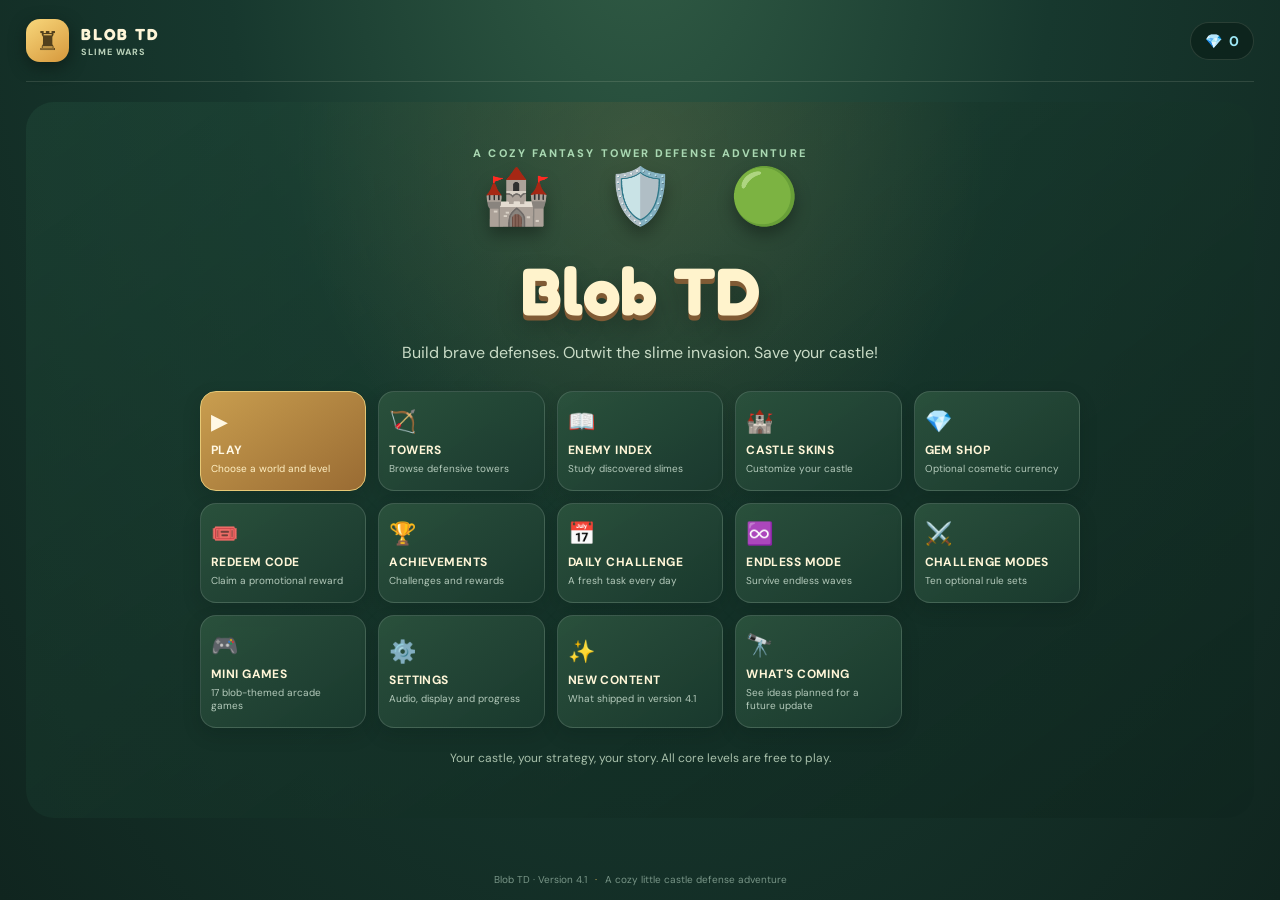
<file: index.html>
<!doctype html>
<html lang="en">
<head>
  <meta charset="utf-8">
  <meta name="viewport" content="width=device-width, initial-scale=1">
  <meta name="theme-color" content="#183c32">
  <meta name="description" content="Explore twelve worlds, build a collection of 100 towers, and defend your castle in Blob TD.">
  <title>Blob TD · Version 4.1</title>
  <link rel="stylesheet" href="style.css">
</head>
<body>
  <div class="app-shell">
    <header class="topbar">
      <a class="brand" href="#" id="brandHome" aria-label="Blob TD home">
        <span class="brand-mark" aria-hidden="true">♜</span>
        <span><strong>BLOB TD</strong><small>SLIME WARS</small></span>
      </a>
      <div class="wallet" aria-label="Player gems">
        <span class="wallet-pill gem-pill"><span aria-hidden="true">💎</span> <b id="walletGems">0</b></span>
      </div>
    </header>

    <main>
      <section id="menuScreen" class="screen menu-screen" aria-live="polite">
        <div class="menu-backdrop" aria-hidden="true"></div>
        <div id="menuContent" class="menu-content"></div>
      </section>

      <section id="gameScreen" class="screen game-screen hidden" aria-label="Battlefield">
        <div class="battle-topbar">
          <div class="battle-heading">
            <button class="icon-button" id="battleMenuBtn" type="button" aria-label="Main menu">⌂</button>
            <div><strong id="battleLevel">Green Grasslands · Level 1</strong><small id="battleStatus">Prepare your defenses!</small></div>
          </div>
          <div class="battle-metrics">
            <span>WAVE <b id="battleWave">0 / 5</b></span>
            <span>CASTLE <b id="battleHealth">100 / 100</b></span>
            <span>REMAINING <b id="battleRemaining">0</b></span>
          </div>
          <div class="battle-actions">
            <button id="startWaveBtn" class="primary-button" type="button">Start Wave</button>
            <button id="autoWaveBtn" class="secondary-button" type="button" aria-pressed="false">Auto wave: Off</button>
            <button id="pauseBtn" class="secondary-button" type="button">Ⅱ Pause</button>
            <button id="speedBtn" class="secondary-button" type="button">1× Speed</button>
          </div>
        </div>
        <div class="battle-layout">
          <div class="map-frame">
            <canvas id="gameCanvas" width="960" height="620" aria-label="Tower defense map. Select a tower, then click grass to place it."></canvas>
            <div id="mapHint" class="map-hint">Choose a tower, then place it on open grass.</div>
          </div>
          <aside class="battle-sidebar">
            <div class="sidebar-heading"><h2>Build defenses</h2><span class="battle-coin"><span aria-hidden="true">🪙</span> <b id="battleCoins">150</b></span></div>
            <div id="battleTowerShop" class="battle-tower-shop"></div>
            <div id="towerDetails" class="tower-details">
              <h3>Defender's guide</h3>
              <p>Slimes follow the road. Place towers nearby and protect the castle!</p>
            </div>
            <button id="cancelPlacementBtn" class="quiet-button hidden" type="button">Cancel placement</button>
            <p class="sidebar-tip">Tip: Select a tower on the map to upgrade or sell it.</p>
          </aside>
        </div>
      </section>
    </main>
    <div id="toast" class="toast" role="status" aria-live="polite"></div>
    <div id="modalRoot"></div>
    <footer>Blob TD · Version 4.1 <span>·</span> A cozy little castle defense adventure</footer>
  </div>
  <script src="game.js"></script>
</body>
</html>
</file>
<file: style.css>
@import url('https://fonts.googleapis.com/css2?family=DM+Sans:wght@400;500;600;700;800&family=Fredoka:wght@500;600;700&display=swap');

:root {
  color-scheme: dark;
  font-family: "DM Sans", "Trebuchet MS", sans-serif;
  color: #f5f4e9;
  background: #10251f;
  font-synthesis: none;
  --ink: #172922;
  --forest: #173b31;
  --panel: #18392f;
  --panel-light: #21483a;
  --cream: #fff6d8;
  --gold: #f7c85b;
  --mint: #78d5a5;
  --muted: #b7c8b9;
  --line: rgba(235, 239, 211, .13);
  --shadow: 0 16px 42px rgba(8, 24, 19, .32);
}

* { box-sizing: border-box; }
body { margin: 0; min-width: 320px; min-height: 100vh; background: radial-gradient(ellipse at 50% -12%, #315c45 0, #17382e 46%, #10251f 100%); }
button, input, select { font: inherit; }
button { color: inherit; }
.app-shell { width: min(1510px, 100%); min-height: 100vh; margin: 0 auto; padding: 0 26px 14px; display: flex; flex-direction: column; }
.topbar { height: 82px; display: flex; align-items: center; justify-content: space-between; border-bottom: 1px solid var(--line); flex-shrink: 0; }
.brand { display: flex; align-items: center; gap: 12px; color: var(--cream); text-decoration: none; }
.brand-mark { width: 43px; height: 43px; display: grid; place-items: center; border-radius: 14px; background: linear-gradient(145deg, #f8d77b, #d6983c); color: #52401d; font-size: 26px; box-shadow: 0 5px 16px #0e201a; }
.brand strong, .brand small { display: block; letter-spacing: .11em; }
.brand strong { font: 700 16px Fredoka, sans-serif; }
.brand small { margin-top: 2px; color: #b9d1b9; font-size: 9px; font-weight: 800; }
.wallet { display: flex; gap: 9px; }
.wallet-pill, .battle-coin { display: inline-flex; align-items: center; gap: 7px; padding: 9px 14px; border: 1px solid var(--line); border-radius: 999px; background: rgba(9, 29, 23, .6); font-size: 14px; }
.coin-pill b, .battle-coin b { color: #ffda7d; }
.gem-pill b { color: #9de7f5; }
main { flex: 1; min-height: 0; }
.screen { animation: screen-in .24s ease both; }
.hidden { display: none !important; }
@keyframes screen-in { from { opacity: .35; transform: translateY(5px); } to { opacity: 1; transform: translateY(0); } }
.menu-screen { position: relative; min-height: 700px; padding: 36px 0 52px; }
.menu-backdrop { position: absolute; inset: 20px 0 0; border-radius: 28px; background: radial-gradient(ellipse at 50% 7%, rgba(245, 204, 117, .13), transparent 40%), linear-gradient(145deg, rgba(33, 75, 58, .48), rgba(15, 38, 31, .76)); pointer-events: none; }
.menu-content { position: relative; z-index: 1; width: min(1120px, 100%); margin: 0 auto; }
.hero { min-height: 270px; display: flex; flex-direction: column; justify-content: center; align-items: center; text-align: center; padding: 28px; }
.eyebrow { color: #a9d8b2; letter-spacing: .19em; font-size: 11px; font-weight: 800; text-transform: uppercase; }
h1, h2, h3, p { margin-top: 0; }
.hero h1 { margin: 12px 0 6px; color: #fff3cc; font: 700 clamp(38px, 6vw, 67px)/.98 Fredoka, sans-serif; text-shadow: 0 5px 0 #805b35, 0 10px 24px rgba(0,0,0,.26); }
.hero p { margin: 12px 0 0; color: #c9dbc6; font-size: 16px; }
.hero-art { position: relative; margin-bottom: 12px; font-size: 55px; filter: drop-shadow(0 8px 8px rgba(0,0,0,.32)); }
.menu-grid { width: min(880px, 100%); margin: 0 auto; display: grid; grid-template-columns: repeat(5, minmax(0, 1fr)); gap: 12px; }
.menu-card { min-height: 92px; padding: 15px 10px; text-align: left; border: 1px solid rgba(255,255,255,.13); border-radius: 16px; color: var(--cream); background: linear-gradient(145deg, rgba(43, 82, 61, .94), rgba(26, 57, 46, .96)); cursor: pointer; transition: transform .16s, border-color .16s, background .16s; box-shadow: 0 7px 18px rgba(5,20,14,.18); }
.menu-card:hover { transform: translateY(-3px); border-color: rgba(249,207,110,.75); background: linear-gradient(145deg, #395f43, #214638); }
.menu-card .menu-icon { display: block; margin-bottom: 6px; font-size: 22px; }
.menu-card strong { display: block; font-size: 12px; letter-spacing: .035em; }
.menu-card small { display: block; margin-top: 4px; color: #b4cabb; font-size: 10px; }
.menu-card.play-card { background: linear-gradient(145deg, #c99e4f, #996b33); color: #fff8e4; border-color: #e6c876; }
.menu-card.play-card small { color: #fff0c4; }
.menu-footer { margin: 22px auto 0; text-align: center; color: #a8c0ab; font-size: 12px; }
.page-header { display: flex; justify-content: space-between; align-items: center; gap: 18px; margin: 10px 0 24px; }
.page-header h1 { margin: 4px 0; color: #fff3cc; font: 600 clamp(28px, 4vw, 40px) Fredoka, sans-serif; }
.page-header p { margin-bottom: 0; color: var(--muted); font-size: 14px; }
.page-actions { display: flex; gap: 8px; flex-wrap: wrap; }
.back-button, .primary-button, .secondary-button, .quiet-button, .danger-button, .small-button, .purchase-button { min-height: 39px; padding: 9px 14px; border: 1px solid transparent; border-radius: 11px; font-weight: 700; cursor: pointer; transition: filter .16s, transform .16s, background .16s; }
button:hover:not(:disabled) { filter: brightness(1.09); }
button:active:not(:disabled) { transform: translateY(1px); }
button:disabled { opacity: .45; cursor: not-allowed; }
.primary-button { background: linear-gradient(140deg, #f3cb68, #d89c42); color: #34291a; box-shadow: 0 4px 12px rgba(0,0,0,.18); }
.secondary-button, .back-button { background: #294d3f; border-color: var(--line); color: #eaf3df; }
.quiet-button { background: transparent; border-color: var(--line); color: #d3e2d4; }
.danger-button { background: #8d3937; color: #fff0e8; }
.small-button, .purchase-button { min-height: 33px; padding: 7px 11px; background: #317052; color: white; font-size: 12px; }
.purchase-button.gold { background: #b57b31; }
.content-grid { display: grid; grid-template-columns: repeat(auto-fit, minmax(230px, 1fr)); gap: 14px; }
.content-card { padding: 18px; border: 1px solid var(--line); border-radius: 17px; background: linear-gradient(150deg, rgba(38,76,59,.96), rgba(23,51,42,.96)); box-shadow: 0 7px 22px rgba(3,18,12,.16); }
.content-card h2, .content-card h3 { margin-bottom: 7px; color: #ffedc3; font: 600 19px Fredoka, sans-serif; }
.content-card p { margin-bottom: 10px; color: #c1d3c4; font-size: 13px; line-height: 1.55; }
.card-icon { display: flex; align-items: center; justify-content: center; min-height: 88px; margin: -4px 0 12px; border-radius: 12px; background: radial-gradient(ellipse, rgba(248,216,139,.15), transparent 67%); font-size: 48px; }
.mini-game-card { overflow: hidden; }
.mini-game-logo { --mini-tone: #62bb80; position: relative; display: grid; place-items: center; height: 118px; margin: -6px -6px 14px; overflow: hidden; border: 1px solid color-mix(in srgb, var(--mini-tone), white 22%); border-radius: 13px; background: radial-gradient(circle at 50% 35%, color-mix(in srgb, var(--mini-tone), transparent 48%), transparent 58%), linear-gradient(145deg, #19382d, #10271f); box-shadow: inset 0 0 24px rgba(0,0,0,.24); }
.mini-game-logo::before { position: absolute; width: 78px; height: 78px; border: 1px solid color-mix(in srgb, var(--mini-tone), transparent 42%); border-radius: 50%; content: ""; transform: rotate(-24deg) scaleX(1.45); }
.mini-logo-mascot { position: relative; z-index: 1; display: grid; place-items: center; width: 62px; height: 62px; border: 2px solid rgba(255,255,255,.55); border-radius: 50% 50% 46% 46%; background: radial-gradient(circle at 35% 25%, #f6ffe6, var(--mini-tone) 56%, #245a3e); box-shadow: 0 7px 16px rgba(0,0,0,.35), inset 0 -7px 12px rgba(0,0,0,.2); font-size: 31px; text-shadow: 0 2px 4px rgba(0,0,0,.35); }
.mini-logo-spark { position: absolute; top: 17px; left: calc(50% - 49px); color: #ffe78e; font-size: 20px; text-shadow: 0 0 10px #ffe78e; }
.mini-logo-badge { position: absolute; right: calc(50% - 52px); bottom: 17px; z-index: 2; display: grid; place-items: center; max-width: 90px; min-height: 25px; padding: 3px 7px; border: 1px solid rgba(255,255,255,.38); border-radius: 999px; background: linear-gradient(135deg, var(--mini-tone), #305d50); color: #fff9df; font-size: 10px; letter-spacing: .04em; box-shadow: 0 3px 8px rgba(0,0,0,.28); }
.mini-logo-clicker { --mini-tone: #7bdc8a; }
.mini-logo-sprint, .mini-logo-dodge { --mini-tone: #f0c65c; }
.mini-logo-pop, .mini-logo-cannon { --mini-tone: #f18867; }
.mini-logo-match, .mini-logo-maze { --mini-tone: #a895e5; }
.mini-logo-catcher, .mini-logo-fishing { --mini-tone: #68c4dc; }
.mini-logo-stack, .mini-logo-volleyball { --mini-tone: #ec9bc7; }
.mini-logo-sort { --mini-tone: #b6d96a; }
.mini-logo-rhythm { --mini-tone: #e6a8fa; }
.mini-logo-garden, .mini-logo-rescue, .mini-logo-slimebound { --mini-tone: #89c783; }
.tower-preview-canvas { display: block; width: 100%; height: 132px; margin: -4px 0 12px; border: 1px solid rgba(255,255,255,.1); border-radius: 12px; background: radial-gradient(ellipse at 50% 80%, rgba(245,211,137,.13), transparent 65%), #122d24; }
.endless-map-grid { margin: 14px 0; }
.endless-map-card { display: flex; min-height: 112px; flex-direction: column; align-items: flex-start; justify-content: center; gap: 5px; color: #eaf3df; text-align: left; cursor: pointer; }
.endless-map-card.selected { border-color: #e9c96e; box-shadow: 0 0 0 2px rgba(233,201,110,.2); }
.endless-map-card strong { color: #ffedc3; }
.endless-map-card small { color: #bfd0c2; }
.map-preview-svg { display: block; width: 100%; height: 66px; margin-bottom: 5px; border-radius: 9px; background: linear-gradient(135deg, #5f914d, #457b4a); }
.map-preview-svg polyline:last-child { stroke-dasharray: 2 0; }
.tower-collection-grid { grid-template-columns: repeat(auto-fit, minmax(210px, 1fr)); }
.fusion-lab { display: grid; gap: 12px; margin-top: 16px; }
.fusion-lab > div:first-child h2 { margin-bottom: 5px; }
.fusion-controls { display: grid; grid-template-columns: repeat(2, minmax(150px, 1fr)) auto; align-items: end; gap: 10px; }
.fusion-controls label { display: grid; gap: 6px; color: #d3e2d4; font-size: 11px; font-weight: 700; }
.fusion-balance { margin: 0 !important; color: #c6dbca !important; }
.fusion-balance b { color: #a9e8f4; }
.enemy-card { overflow: hidden; }
.enemy-preview-wrap { display: grid; place-items: center; min-height: 144px; margin: -4px 0 12px; overflow: hidden; border-radius: 12px; background: radial-gradient(ellipse at 50% 100%, rgba(245,211,137,.13), transparent 65%), #122d24; }
.enemy-preview-canvas { display: block; width: 100%; max-width: 260px; height: auto; aspect-ratio: 220 / 144; }
.enemy-preview-unknown { display: grid; place-items: center; width: 100%; height: 144px; color: #87988c; font-size: 54px; filter: grayscale(1); }
.clicker-card, .sprint-card { max-width: 760px; margin: 0 auto; }
.clicker-stats { display: grid; grid-template-columns: repeat(3, 1fr); gap: 8px; margin-bottom: 12px; }
.clicker-stats span { padding: 10px 6px; border-radius: 10px; background: rgba(7,22,17,.32); color: #b8cfbd; text-align: center; font-size: 11px; }
.clicker-stats b { display: block; margin-top: 4px; color: #fff2d1; font-size: 16px; }
.clicker-blob-button { display: flex; width: 100%; min-height: 224px; flex-direction: column; align-items: center; justify-content: center; border: 1px solid rgba(255,255,255,.12); border-radius: 16px; background: radial-gradient(ellipse at 50% 80%, rgba(245,211,137,.14), transparent 67%), #122d24; color: #ffedc3; cursor: pointer; font-weight: 800; }
.clicker-blob-button canvas { display: block; width: min(300px, 100%); height: auto; }
.clicker-blob-button:active canvas { transform: scale(.96); }
.clicker-upgrades { display: flex; align-items: center; justify-content: space-between; gap: 12px; margin-top: 13px; padding: 12px; border: 1px solid var(--line); border-radius: 12px; background: rgba(7,22,17,.25); }
.clicker-upgrades strong, .clicker-upgrades small { display: block; }
.clicker-upgrades small { max-width: 430px; margin-top: 4px; color: #b4cbbb; font-size: 11px; line-height: 1.45; }
#sprintCanvas { display: block; width: 100%; height: auto; border-radius: 12px; background: #83c9a0; touch-action: manipulation; }
.sprint-info { display: flex; justify-content: space-between; margin: 10px 2px 6px; color: #ffedc3; font-weight: 700; font-size: 12px; }
.sprint-card > p { min-height: 20px; }
.arcade-card { max-width: 800px; margin: 0 auto; }
.arcade-card > p { min-height: 20px; }
.arcade-score-row { display: flex; justify-content: space-between; gap: 8px; margin: 2px 2px 10px; color: #ffedc3; font-size: 12px; font-weight: 800; }
#popCanvas, #catcherCanvas { display: block; width: 100%; height: auto; border: 1px solid rgba(255,255,255,.12); border-radius: 12px; touch-action: manipulation; }
#popCanvas { cursor: crosshair; }
#catcherCanvas { cursor: none; touch-action: none; }
.match-grid { display: grid; grid-template-columns: repeat(4, minmax(0, 1fr)); gap: 10px; max-width: 520px; margin: 14px auto; }
.match-card { display: grid; place-items: center; min-width: 0; aspect-ratio: 1.15; padding: 3px; overflow: hidden; border: 1px solid rgba(255,255,255,.14); border-radius: 12px; background: radial-gradient(ellipse at 50% 30%, #386b4d, #173b2d); cursor: pointer; }
.match-card:hover:not(:disabled) { border-color: #f0d47a; }
.match-card:disabled { opacity: 1; cursor: default; }
.match-card.matched { border-color: #8be4a4; background: radial-gradient(ellipse at 50% 30%, #568953, #204332); }
.match-card-back { color: #b6e783; font-size: clamp(22px, 5vw, 40px); text-shadow: 0 3px 8px rgba(0,0,0,.35); }
.match-card-canvas { display: block; width: 100%; max-width: 100px; height: auto; }
.extra-game-card { max-width: 800px; }
#extraCanvas { display: block; width: 100%; height: auto; border: 1px solid rgba(255,255,255,.12); border-radius: 12px; touch-action: manipulation; }
.extra-controls { display: flex; flex-wrap: wrap; justify-content: center; gap: 8px; margin: 12px 0; }
.extra-controls button { min-width: 90px; }
.maze-controls { max-width: 280px; margin-right: auto; margin-left: auto; }
.extra-start { display: block; min-width: 180px; margin: 12px auto 0; }
.extra-hint { margin: 12px 0; color: #ffedc3; text-align: center; }
.survival-layout { display: grid; grid-template-columns: minmax(0, 1.7fr) minmax(280px, .8fr); gap: 14px; align-items: start; }
.survival-world-card { min-width: 0; padding: 12px; }
.survival-hud { display: flex; flex-wrap: wrap; align-items: center; justify-content: space-between; gap: 8px; margin: 0 2px 10px; color: #ffe9b6; font-size: 12px; font-weight: 800; }
.survival-hud span { padding: 7px 9px; border: 1px solid rgba(255,255,255,.1); border-radius: 9px; background: rgba(7,22,17,.32); }
.survival-hud .night-clock { color: #d3cbff; border-color: rgba(182,166,255,.35); }
#survivalCanvas { display: block; width: 100%; height: auto; border: 1px solid rgba(255,255,255,.15); border-radius: 12px; background: #6eaa58; }
.survival-controls-hint { margin: 10px 0 6px !important; color: #ffedc3 !important; font-size: 11px !important; }
.survival-controls-hint kbd { display: inline-block; margin: 0 2px; padding: 2px 5px; border: 1px solid rgba(255,255,255,.2); border-radius: 4px; background: rgba(9,24,18,.45); color: #fff5d8; font: inherit; }
#survivalMessage { min-height: 20px; margin: 0 !important; color: #d9e8cb; }
.survival-inventory { margin-top: 12px; padding: 12px; border: 1px solid rgba(247,200,91,.25); border-radius: 12px; background: rgba(7,22,17,.32); }
.survival-inventory[hidden] { display: none; }
.survival-inventory-heading { display: flex; align-items: center; justify-content: space-between; gap: 8px; }
.survival-inventory-heading h2 { margin: 3px 0 7px; color: #ffedc3; font: 600 20px Fredoka, sans-serif; }
.survival-inventory p { color: #d9e8cb; font-size: 12px; }
.survival-inventory button:disabled { cursor: not-allowed; opacity: .55; }
.survival-skills { min-width: 0; }
.survival-skill-heading { display: flex; align-items: center; justify-content: space-between; gap: 8px; }
.survival-skill-heading h2 { margin: 3px 0 7px; color: #ffedc3; font: 600 22px Fredoka, sans-serif; }
.survival-skill-heading .card-tag { white-space: nowrap; }
.survival-skill-tree { display: grid; gap: 10px; max-height: 520px; padding: 2px 4px 2px 0; overflow-y: auto; }
.survival-skill-branch { display: grid; gap: 6px; padding: 10px; border: 1px solid rgba(255,255,255,.1); border-radius: 12px; background: rgba(7,22,17,.2); }
.survival-skill-branch h3 { display: flex; justify-content: space-between; gap: 8px; margin: 0 0 2px; color: #ffedc3; font: 600 14px Fredoka, sans-serif; }
.survival-skill-branch h3 span { color: var(--muted); font: 600 10px "DM Sans", sans-serif; }
.survival-skill-node { display: block; width: 100%; padding: 8px 9px; border: 1px solid rgba(255,255,255,.12); border-radius: 9px; background: #1b3c30; text-align: left; cursor: pointer; }
.survival-skill-node.next-skill { border-color: rgba(247,200,91,.42); }
.survival-skill-node span, .survival-skill-node small { display: flex; justify-content: space-between; gap: 6px; }
.survival-skill-node span { color: #f7edce; font-size: 11px; font-weight: 800; }
.survival-skill-node small { margin-top: 4px; color: #b7c8b9; font-size: 10px; }
.survival-story { margin-top: 14px; padding-top: 12px; border-top: 1px solid var(--line); color: #ffedc3; font-size: 12px; }
.survival-story p { margin: 5px 0 0; color: var(--muted); line-height: 1.5; }
.castle-preview { position: relative; display: flex; align-items: flex-end; justify-content: center; height: 96px; margin: -4px 0 12px; overflow: hidden; border-radius: 12px; background: radial-gradient(ellipse at 50% 100%, rgba(243,211,137,.16), transparent 65%), linear-gradient(180deg, rgba(16,39,34,.45), rgba(8,24,20,.14)); }
.castle-preview-body { position: relative; z-index: 1; width: 43%; height: 43px; border: 2px solid var(--castle-trim); border-bottom-width: 5px; background: var(--castle-wall); box-shadow: inset 0 7px rgba(255,255,255,.12); }
.castle-preview-body::before { position: absolute; top: -25px; left: -7%; width: 114%; height: 27px; background: var(--castle-roof); clip-path: polygon(50% 0, 100% 100%, 0 100%); content: ""; }
.castle-preview-body i { position: absolute; bottom: 0; left: 50%; width: 13px; height: 19px; transform: translateX(-50%); border: 2px solid var(--castle-trim); border-bottom: 0; border-radius: 8px 8px 0 0; background: rgba(36,43,37,.7); }
.castle-preview-body b { position: absolute; top: 9px; left: 12%; width: 7px; height: 9px; border-radius: 5px 5px 0 0; background: var(--castle-trim); box-shadow: 43px 0 var(--castle-trim); }
.castle-preview-tower { position: relative; z-index: 2; width: 17%; height: 54px; margin: 0 2px; border: 2px solid var(--castle-trim); background: var(--castle-wall); }
.castle-preview-tower::before { position: absolute; top: -17px; left: -5px; width: calc(100% + 10px); height: 19px; background: var(--castle-roof); clip-path: polygon(50% 0, 100% 100%, 0 100%); content: ""; }
.castle-preview-tower i { position: absolute; top: 9px; left: 50%; width: 6px; height: 10px; transform: translateX(-50%); border-radius: 5px 5px 0 0; background: var(--castle-trim); }
.castle-preview-base { position: absolute; bottom: 0; left: 23%; width: 54%; height: 7px; border-radius: 50%; background: var(--castle-trim); }
.castle-preview-large { width: min(100%, 440px); height: 220px; margin: 18px auto; }
.castle-preview-large .castle-preview-body { height: 100px; }
.castle-preview-large .castle-preview-tower { height: 130px; }
.castle-preview-large .castle-preview-tower::before { top: -32px; height: 34px; }
.castle-preview-large .castle-preview-body::before { top: -47px; height: 49px; }
.castle-preview-large .castle-preview-body i { width: 27px; height: 43px; }
.castle-preview-large .castle-preview-body b { width: 12px; height: 17px; box-shadow: 97px 0 var(--castle-trim); }
.castle-preview-large .castle-preview-tower i { width: 11px; height: 20px; }
.skin-preview-modal { max-width: 540px; }
.card-row { display: flex; justify-content: space-between; align-items: center; gap: 8px; margin-top: 12px; }
.card-tag { padding: 4px 8px; border-radius: 99px; background: rgba(255,255,255,.08); color: #d1e1ce; font-size: 10px; font-weight: 700; }
.locked-card { opacity: .72; }
.locked-card .card-icon { filter: grayscale(1); }
.status-good { color: #9be0ad !important; }
.status-warn { color: #f7cc71 !important; }
.progress-track { height: 7px; margin: 9px 0; overflow: hidden; border-radius: 99px; background: rgba(6,19,14,.5); }
.progress-track span { display: block; height: 100%; border-radius: inherit; background: linear-gradient(90deg, #78d5a5, #e6cf74); }
.shop-stats { display: grid; grid-template-columns: repeat(3, 1fr); gap: 7px; margin: 12px 0; }
.shop-stats span { padding: 7px 4px; border-radius: 8px; background: rgba(7,22,17,.29); color: #b8cfbd; text-align: center; font-size: 10px; }
.shop-stats b { display: block; color: #fff2d1; font-size: 12px; }
.level-grid { display: grid; grid-template-columns: repeat(3, minmax(0,1fr)); gap: 12px; }
.level-card { min-height: 135px; text-align: center; }
.level-number { display: grid; place-items: center; width: 43px; height: 43px; margin: 0 auto 10px; border-radius: 50%; background: #9d7945; color: #fff1ca; font: 700 20px Fredoka, sans-serif; }
.price { color: #ffdc7f; font-weight: 800; }
.info-banner { margin: 0 0 17px; padding: 13px 15px; border: 1px solid rgba(237,201,112,.2); border-radius: 12px; background: rgba(181,128,55,.1); color: #ead9ac; font-size: 13px; line-height: 1.5; }
.input-row { display: flex; gap: 9px; }
input[type="text"], input[type="number"], select { width: 100%; min-height: 41px; padding: 9px 11px; border: 1px solid rgba(238,240,217,.2); border-radius: 10px; outline: none; background: #112d24; color: var(--cream); }
input:focus, select:focus { border-color: #e1bc62; box-shadow: 0 0 0 3px rgba(225,188,98,.12); }
.settings-list { max-width: 760px; display: grid; gap: 10px; }
.setting-row { display: flex; justify-content: space-between; align-items: center; gap: 14px; padding: 13px 15px; border: 1px solid var(--line); border-radius: 12px; background: rgba(28,62,49,.8); }
.setting-row strong, .setting-row small { display: block; }
.setting-row small { margin-top: 3px; color: #b4cbbb; font-size: 11px; }
.setting-control { width: min(220px, 42%); accent-color: #e1bc62; }
.setting-control[type="checkbox"] { width: 20px; height: 20px; }
.battle-topbar { display: flex; align-items: center; gap: 20px; min-height: 76px; padding: 10px 0; }
.battle-heading { min-width: 215px; display: flex; align-items: center; gap: 11px; }
.battle-heading strong, .battle-heading small { display: block; }
.battle-heading strong { color: #ffebbc; font-size: 14px; }
.battle-heading small { margin-top: 4px; color: #b8cdbb; font-size: 11px; }
.icon-button { width: 40px; height: 40px; border: 1px solid var(--line); border-radius: 12px; background: #294d3f; font-size: 21px; cursor: pointer; }
.battle-metrics { display: flex; justify-content: center; gap: 22px; flex: 1; }
.battle-metrics span { color: #a9c2ad; font-size: 9px; letter-spacing: .08em; }
.battle-metrics b { display: block; margin-top: 4px; color: #fff2d1; font-size: 13px; letter-spacing: 0; }
.battle-actions { display: flex; flex-wrap: wrap; gap: 7px; }
.battle-actions button { min-height: 36px; padding: 8px 11px; white-space: nowrap; font-size: 12px; }
.battle-layout { display: grid; grid-template-columns: minmax(0, 1fr) 260px; gap: 16px; align-items: stretch; }
.map-frame { position: relative; min-width: 0; overflow: hidden; border: 1px solid rgba(248,232,174,.22); border-radius: 18px; background: #6ea44f; box-shadow: var(--shadow); }
#gameCanvas { display: block; width: 100%; height: auto; aspect-ratio: 960 / 620; touch-action: none; }
.map-hint { position: absolute; left: 50%; bottom: 11px; max-width: calc(100% - 24px); padding: 7px 12px; transform: translateX(-50%); border: 1px solid rgba(255,255,255,.16); border-radius: 99px; background: rgba(17,41,31,.82); color: #f9f4d9; text-align: center; font-size: 11px; pointer-events: none; }
.battle-sidebar { min-width: 0; padding: 15px; border: 1px solid var(--line); border-radius: 17px; background: linear-gradient(155deg, #1d4436, #17352b); box-shadow: var(--shadow); }
.sidebar-heading { display: flex; justify-content: space-between; align-items: center; gap: 5px; margin-bottom: 12px; }
.sidebar-heading h2 { margin: 0; color: #ffedc6; font: 600 17px Fredoka, sans-serif; }
.battle-coin { padding: 6px 9px; font-size: 12px; }
.battle-tower-shop { display: grid; max-height: min(45vh, 500px); gap: 7px; padding-right: 4px; overflow-y: auto; overscroll-behavior: contain; }
.battle-shop-item { display: grid; grid-template-columns: 52px minmax(0, 1fr) auto; align-items: center; gap: 8px; min-height: 62px; padding: 6px; border: 1px solid rgba(255,255,255,.09); border-radius: 11px; background: rgba(8,24,18,.3); text-align: left; cursor: pointer; }
.battle-shop-item:hover, .battle-shop-item.selected { border-color: #e3c772; background: rgba(138,113,53,.22); }
.battle-shop-icon { display: block; width: 52px; height: 56px; border-radius: 9px; background: rgba(255,255,255,.04); }
.battle-shop-item strong, .battle-shop-item small { display: block; }
.battle-shop-item strong { font-size: 11px; }
.battle-shop-item small { margin-top: 3px; color: #b4c8b8; font-size: 9px; }
.battle-shop-price { color: #f5d276; font-size: 11px; font-weight: 800; }
.tower-details { margin-top: 12px; padding: 12px; border: 1px solid rgba(255,255,255,.08); border-radius: 11px; background: rgba(5,20,14,.22); }
.tower-details h3 { margin: 0 0 7px; color: #ffebbd; font: 600 15px Fredoka, sans-serif; }
.tower-details p { margin: 5px 0; color: #bfd0c2; font-size: 11px; line-height: 1.4; }
.tower-details .tower-stat-grid { display: grid; grid-template-columns: 1fr 1fr; gap: 5px; margin: 9px 0; }
.tower-stat-grid span { padding: 6px; border-radius: 7px; background: rgba(255,255,255,.05); color: #b4c7b9; font-size: 9px; }
.tower-stat-grid b { display: block; margin-top: 2px; color: #fff0c8; font-size: 11px; }
.tower-detail-actions { display: flex; gap: 6px; margin-top: 9px; }
.tower-detail-actions button { flex: 1; }
.sidebar-tip { margin: 10px 1px 0; color: #9fb6a4; font-size: 10px; line-height: 1.45; }
.toast { position: fixed; z-index: 20; left: 50%; bottom: 28px; max-width: min(540px, calc(100% - 28px)); padding: 12px 17px; transform: translate(-50%, 18px); border: 1px solid rgba(255,255,255,.18); border-radius: 12px; background: #193d30; color: #fff0cd; text-align: center; font-size: 13px; font-weight: 700; opacity: 0; pointer-events: none; transition: opacity .2s, transform .2s; box-shadow: var(--shadow); }
.toast.visible { transform: translate(-50%, 0); opacity: 1; }
.modal-backdrop { position: fixed; z-index: 30; inset: 0; display: grid; place-items: center; padding: 18px; background: rgba(5,17,13,.78); backdrop-filter: blur(7px); }
.modal-card { width: min(470px, 100%); padding: 26px; border: 1px solid rgba(245,214,129,.23); border-radius: 20px; background: linear-gradient(150deg, #234b39, #17342a); text-align: center; box-shadow: 0 24px 80px rgba(0,0,0,.48); animation: screen-in .2s ease both; }
.modal-card h2 { margin-bottom: 7px; color: #ffedc8; font: 700 29px Fredoka, sans-serif; }
.modal-card p { color: #c3d4c3; font-size: 13px; line-height: 1.55; }
.modal-icon { margin-bottom: 9px; font-size: 39px; }
.modal-actions { display: flex; justify-content: center; gap: 9px; flex-wrap: wrap; margin-top: 18px; }
footer { flex-shrink: 0; padding: 11px 0 0; color: #789587; text-align: center; font-size: 10px; }
footer span { padding: 0 5px; color: #d2b45c; }

@media (max-width: 1050px) {
  .app-shell { padding-right: 17px; padding-left: 17px;     .survival-layout { grid-template-columns: minmax(0, 1.4fr) minmax(270px, .9fr); }
  }
  .battle-topbar { flex-wrap: wrap; gap: 10px 15px; }
  .battle-heading { flex: 1; }
  .battle-metrics { order: 3; justify-content: flex-start; flex-basis: 100%; padding-left: 51px; }
  .battle-actions { margin-left: auto; }
  .battle-layout { grid-template-columns: minmax(0, 1fr) 220px; gap: 10px; }
  .battle-sidebar { padding: 11px; }
}
@media (max-width: 700px) {
  .app-shell { padding: 0 11px 10px; }
  .topbar { height: 68px; }
  .brand-mark { width: 37px; height: 37px; font-size: 22px; }
  .brand strong { font-size: 13px; }
  .wallet { gap: 5px; }
  .wallet-pill { padding: 7px 9px; font-size: 12px; }
  .menu-screen { min-height: 0; padding: 19px 0 35px; }
  .menu-backdrop { inset: 8px 0 0; }
  .hero { min-height: 235px; padding: 19px 10px; }
  .hero-art { font-size: 45px; }
  .hero p { max-width: 410px; font-size: 13px; line-height: 1.5; }
  .menu-grid { grid-template-columns: repeat(2, minmax(0, 1fr)); gap: 8px; padding: 0 8px; }
  .menu-card { min-height: 75px; padding: 10px; }
  .menu-card .menu-icon { display: inline; margin-right: 6px; font-size: 18px; vertical-align: middle; }
  .menu-card strong { display: inline; font-size: 11px; }
  .menu-card small { margin-top: 5px; }
  .page-header { align-items: flex-start; flex-direction: column; margin: 6px 3px 17px; }
  .page-actions { width: 100%; }
  .content-grid { grid-template-columns: repeat(auto-fit, minmax(155px,1fr)); gap: 9px; }
  .content-card { padding: 13px; }
  .survival-layout { grid-template-columns: minmax(0, 1fr); }
  .survival-skill-tree { max-height: 430px; }
  .survival-hud { justify-content: flex-start; }
  .survival-hud span { padding: 6px 7px; font-size: 10px; }
  .content-card h2, .content-card h3 { font-size: 16px; }
  .content-card p { font-size: 11px; }
  .fusion-controls { grid-template-columns: repeat(2, minmax(0, 1fr)); }
  .fusion-controls .purchase-button { grid-column: 1 / -1; }
  .card-icon { min-height: 65px; font-size: 38px; }
  .level-grid { gap: 8px; }
  .battle-topbar { padding: 8px 0; }
  .battle-heading { min-width: 100%; }
  .battle-heading strong { font-size: 12px; }
  .battle-metrics { gap: 15px; padding-left: 2px; }
  .battle-actions { width: 100%; margin: 0; }
  .battle-actions button { flex: 1; padding: 7px 5px; font-size: 11px; }
  .battle-layout { grid-template-columns: minmax(0, 1fr); }
  .battle-sidebar { display: grid; grid-template-columns: 1fr; }
  .battle-tower-shop { grid-template-columns: repeat(2, minmax(0,1fr)); }
  .battle-shop-item { grid-template-columns: 44px minmax(0, 1fr) auto; }
  .battle-shop-icon { width: 44px; height: 48px; }
  .battle-shop-price { grid-column: 2; }
  .battle-shop-item strong { font-size: 10px; }
  .battle-shop-item small { font-size: 8px; }
  .map-hint { bottom: 6px; padding: 5px 9px; font-size: 9px; }
  .setting-row { padding: 11px; }
  .setting-row strong { font-size: 12px; }
  .setting-row small { max-width: 210px; font-size: 10px; }
}
@media (prefers-reduced-motion: reduce) {
  *, *::before, *::after { animation-duration: .01ms !important; transition-duration: .01ms !important; scroll-behavior: auto !important; }
}
html[data-reduced-motion="true"] *, html[data-reduced-motion="true"] *::before, html[data-reduced-motion="true"] *::after {
  animation-duration: .01ms !important;
  transition-duration: .01ms !important;
  scroll-behavior: auto !important;
}
html[data-high-contrast="true"] {
  --muted: #effff2;
  --line: rgba(255,255,255,.42);
}
html[data-high-contrast="true"] .content-card,
html[data-high-contrast="true"] .setting-row,
html[data-high-contrast="true"] .battle-sidebar {
  border-color: rgba(255,255,255,.55);
}
html[data-high-contrast="true"] .content-card p,
html[data-high-contrast="true"] .setting-row small,
html[data-high-contrast="true"] .sidebar-tip {
  color: #f0fff2;
}
html[data-color-assist="true"] button:focus-visible,
html[data-color-assist="true"] input:focus-visible,
html[data-color-assist="true"] select:focus-visible {
  outline: 3px solid #fff3a6;
  outline-offset: 3px;
}
html[data-color-assist="true"] .status-good,
html[data-color-assist="true"] .status-warn {
  text-decoration: underline;
  text-underline-offset: 2px;
}
.world-blobs-screen { position: fixed; inset: 0; z-index: 9999; overflow: hidden; background: #527d48; color: #fff7df; }
body:has(.world-blobs-screen) .menu-screen { animation: none; }
body:has(.world-blobs-screen) { overflow: hidden; }
.world-blobs-canvas { position: absolute; inset: 0; display: block; width: 100%; height: 100%; cursor: grab; touch-action: none; }
.world-blobs-screen #extraCanvas { width: 100%; height: 100%; max-width: none; border: 0; border-radius: 0; }
.world-blobs-canvas:active { cursor: grabbing; }
.world-blobs-hud { position: absolute; top: 14px; left: 16px; right: 16px; z-index: 2; display: flex; align-items: center; gap: 12px; pointer-events: none; }
.world-blobs-hud > * { pointer-events: auto; }
.world-blobs-heading { display: flex; align-items: center; gap: 10px; min-width: 190px; padding: 8px 11px 8px 8px; border: 1px solid rgba(255,255,255,.2); border-radius: 12px; background: rgba(26,48,37,.84); box-shadow: 0 8px 26px rgba(13,30,18,.2); }
.world-blobs-heading strong, .world-blobs-heading small { display: block; }
.world-blobs-heading strong { color: #fff1c8; font: 700 16px Fredoka, sans-serif; }
.world-blobs-heading small { margin-top: 2px; color: #c4d8b8; font-size: 10px; }
.world-size-control { display: grid; min-width: 148px; gap: 4px; color: #d3e2d4; font-size: 9px; font-weight: 700; }
.world-size-control select { min-height: 36px; padding: 6px 8px; border: 1px solid rgba(255,255,255,.2); border-radius: 8px; background: rgba(26,48,37,.9); color: #fff4d2; font-size: 10px; }
.world-blobs-stats { display: flex; align-items: center; gap: 7px; margin-right: auto; }
.world-blobs-stats span { padding: 9px 12px; border: 1px solid rgba(255,255,255,.18); border-radius: 10px; background: rgba(26,48,37,.82); color: #d6e5cb; font-size: 11px; white-space: nowrap; }
.world-blobs-stats b { margin-left: 4px; color: #fff1c8; }
.world-hud-button { display: inline-grid; min-width: 38px; min-height: 38px; place-items: center; padding: 7px 11px; border: 1px solid rgba(255,255,255,.2); border-radius: 9px; background: rgba(26,48,37,.9); color: #fff4d2; cursor: pointer; font-weight: 800; }
.world-reset-button { white-space: nowrap; }
.world-blobs-toolbar { position: absolute; top: 88px; left: 16px; z-index: 2; display: flex; max-width: calc(100vw - 32px); gap: 7px; overflow-x: auto; padding: 6px; border: 1px solid rgba(255,255,255,.18); border-radius: 12px; background: rgba(26,48,37,.82); box-shadow: 0 8px 26px rgba(13,30,18,.2); }
.world-blobs-message { position: absolute; top: 148px; left: 16px; z-index: 2; max-width: min(460px, calc(100vw - 32px)); padding: 8px 11px; border: 1px solid rgba(255,255,255,.14); border-radius: 9px; background: rgba(26,48,37,.76); color: #fff1c8; font-size: 11px; pointer-events: none; }
.world-selection-panel { position: absolute; top: 190px; right: 16px; z-index: 4; width: min(320px, calc(100vw - 32px)); max-height: min(56vh, 500px); overflow: auto; padding: 16px; border: 1px solid rgba(255,255,255,.2); border-radius: 12px; background: rgba(24,43,34,.96); box-shadow: 0 12px 34px rgba(8,21,14,.34); color: #ecf1dc; font-size: 11px; }
.world-selection-panel:empty { display: none; }
.world-selection-panel > strong, .world-selection-panel > small { display: block; padding-right: 20px; }
.world-selection-panel > strong { color: #fff1c8; font: 700 17px Fredoka, sans-serif; }
.world-selection-panel > small { margin-top: 3px; color: #b9cfb8; font-size: 10px; text-transform: capitalize; }
.world-selection-panel p { margin: 10px 0 0; color: #cfddca; font-size: 10px; line-height: 1.5; }
.world-panel-close { position: absolute; top: 7px; right: 7px; min-width: 28px; min-height: 28px; border: 0; border-radius: 7px; background: rgba(255,255,255,.1); color: #fff4d2; cursor: pointer; font-size: 18px; }
.world-panel-stats { display: grid; grid-template-columns: repeat(2, minmax(0, 1fr)); gap: 6px; margin-top: 12px; }
.world-panel-stats span { padding: 7px; border-radius: 7px; background: rgba(255,255,255,.06); color: #c9d8c6; font-size: 9px; }
.world-panel-stats b { display: block; margin-top: 3px; color: #fff1c8; font-size: 12px; }
.world-rename-label { display: grid; gap: 5px; margin-top: 11px; color: #d3e2d4; font-size: 10px; font-weight: 700; }
.world-rename-label input { min-height: 34px; padding: 6px 8px; border: 1px solid rgba(255,255,255,.2); border-radius: 7px; background: #112d24; color: #fff4d2; }
.world-panel-action { display: block; width: 100%; margin-top: 8px; padding: 8px; border: 1px solid rgba(255,255,255,.15); border-radius: 7px; background: #32644b; color: #f3f5e8; cursor: pointer; font-size: 10px; font-weight: 700; text-align: left; }
.world-panel-action.danger { background: #75463f; }
.world-panel-action:disabled { opacity: .6; cursor: default; }
.world-hostile-status { color: #ff9a8b !important; font-weight: 800; }
.world-tool-button { display: inline-flex; min-height: 42px; align-items: center; gap: 6px; padding: 7px 11px; border: 1px solid rgba(255,255,255,.12); border-radius: 8px; background: rgba(255,255,255,.07); color: #f5f2df; cursor: pointer; font-size: 11px; font-weight: 700; white-space: nowrap; }
.world-tool-button span { font-size: 15px; }
.world-tool-button[aria-pressed="true"] { border-color: #f4d276; background: rgba(214,162,69,.32); color: #fff3cc; }
.world-trait-control { display: inline-grid; min-width: 118px; align-content: center; gap: 3px; padding: 3px 5px; color: #ead9f2; font-size: 9px; font-weight: 700; }
.world-trait-control select { min-height: 30px; padding: 4px 7px; border: 1px solid rgba(255,255,255,.2); border-radius: 7px; background: rgba(20,40,31,.94); color: #fff2d6; font-size: 10px; }
.world-blobs-zoom { position: absolute; right: 16px; bottom: 14px; z-index: 2; display: flex; gap: 6px; }
.world-blobs-start { position: absolute; top: 50%; left: 50%; z-index: 3; display: grid; width: min(360px, calc(100vw - 36px)); gap: 10px; justify-items: center; padding: 22px; border: 1px solid rgba(255,255,255,.2); border-radius: 14px; background: rgba(26,48,37,.94); text-align: center; box-shadow: 0 16px 48px rgba(10,25,16,.32); transform: translate(-50%, -50%); }
.world-blobs-start strong { color: #fff1c8; font: 700 24px Fredoka, sans-serif; }
.world-blobs-start span { color: #d1dfc8; font-size: 12px; line-height: 1.5; }
@media (max-width: 700px) {
  .world-blobs-hud { top: max(8px, env(safe-area-inset-top)); left: 8px; right: 8px; flex-wrap: wrap; gap: 6px; }
  .world-blobs-heading { min-width: 0; flex: 1; }
  .world-blobs-heading strong { font-size: 13px; }
  .world-size-control { min-width: 116px; max-width: 140px; font-size: 8px; }
  .world-size-control select { min-height: 34px; font-size: 9px; }
  .world-blobs-stats { order: 3; width: 100%; gap: 5px; }
  .world-blobs-stats span { flex: 1; padding: 6px 7px; font-size: 9px; text-align: center; }
  .world-blobs-toolbar { top: 112px; left: 8px; max-width: calc(100vw - 16px); gap: 5px; padding: 5px; }
  .world-blobs-message { top: 160px; left: 8px; max-width: calc(100vw - 16px); font-size: 10px; }
  .world-selection-panel { top: 208px; right: 8px; width: min(310px, calc(100vw - 16px)); max-height: 48vh; }
  .world-tool-button { min-height: 36px; padding: 6px 8px; font-size: 10px; }
  .world-trait-control { min-width: 105px; }
  .world-blobs-zoom { right: 8px; bottom: max(8px, env(safe-area-inset-bottom)); }
}
</file>
